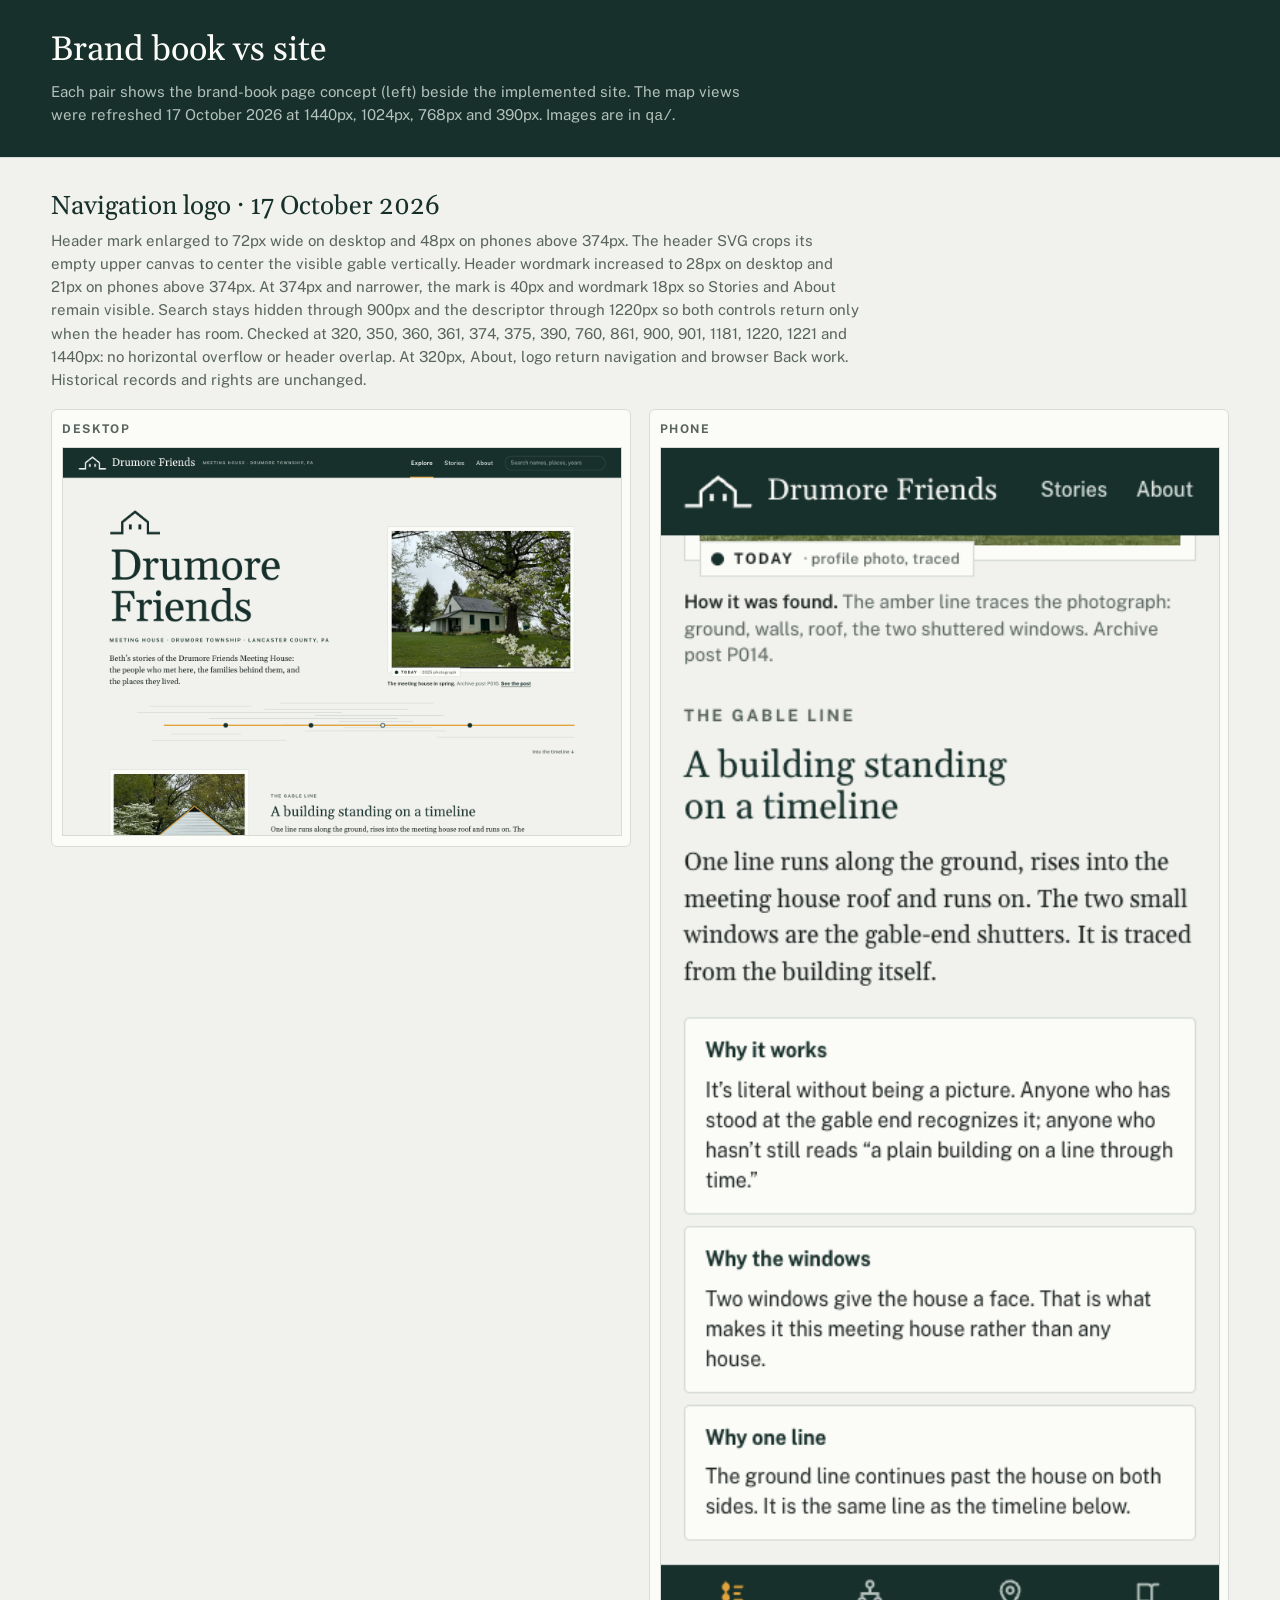
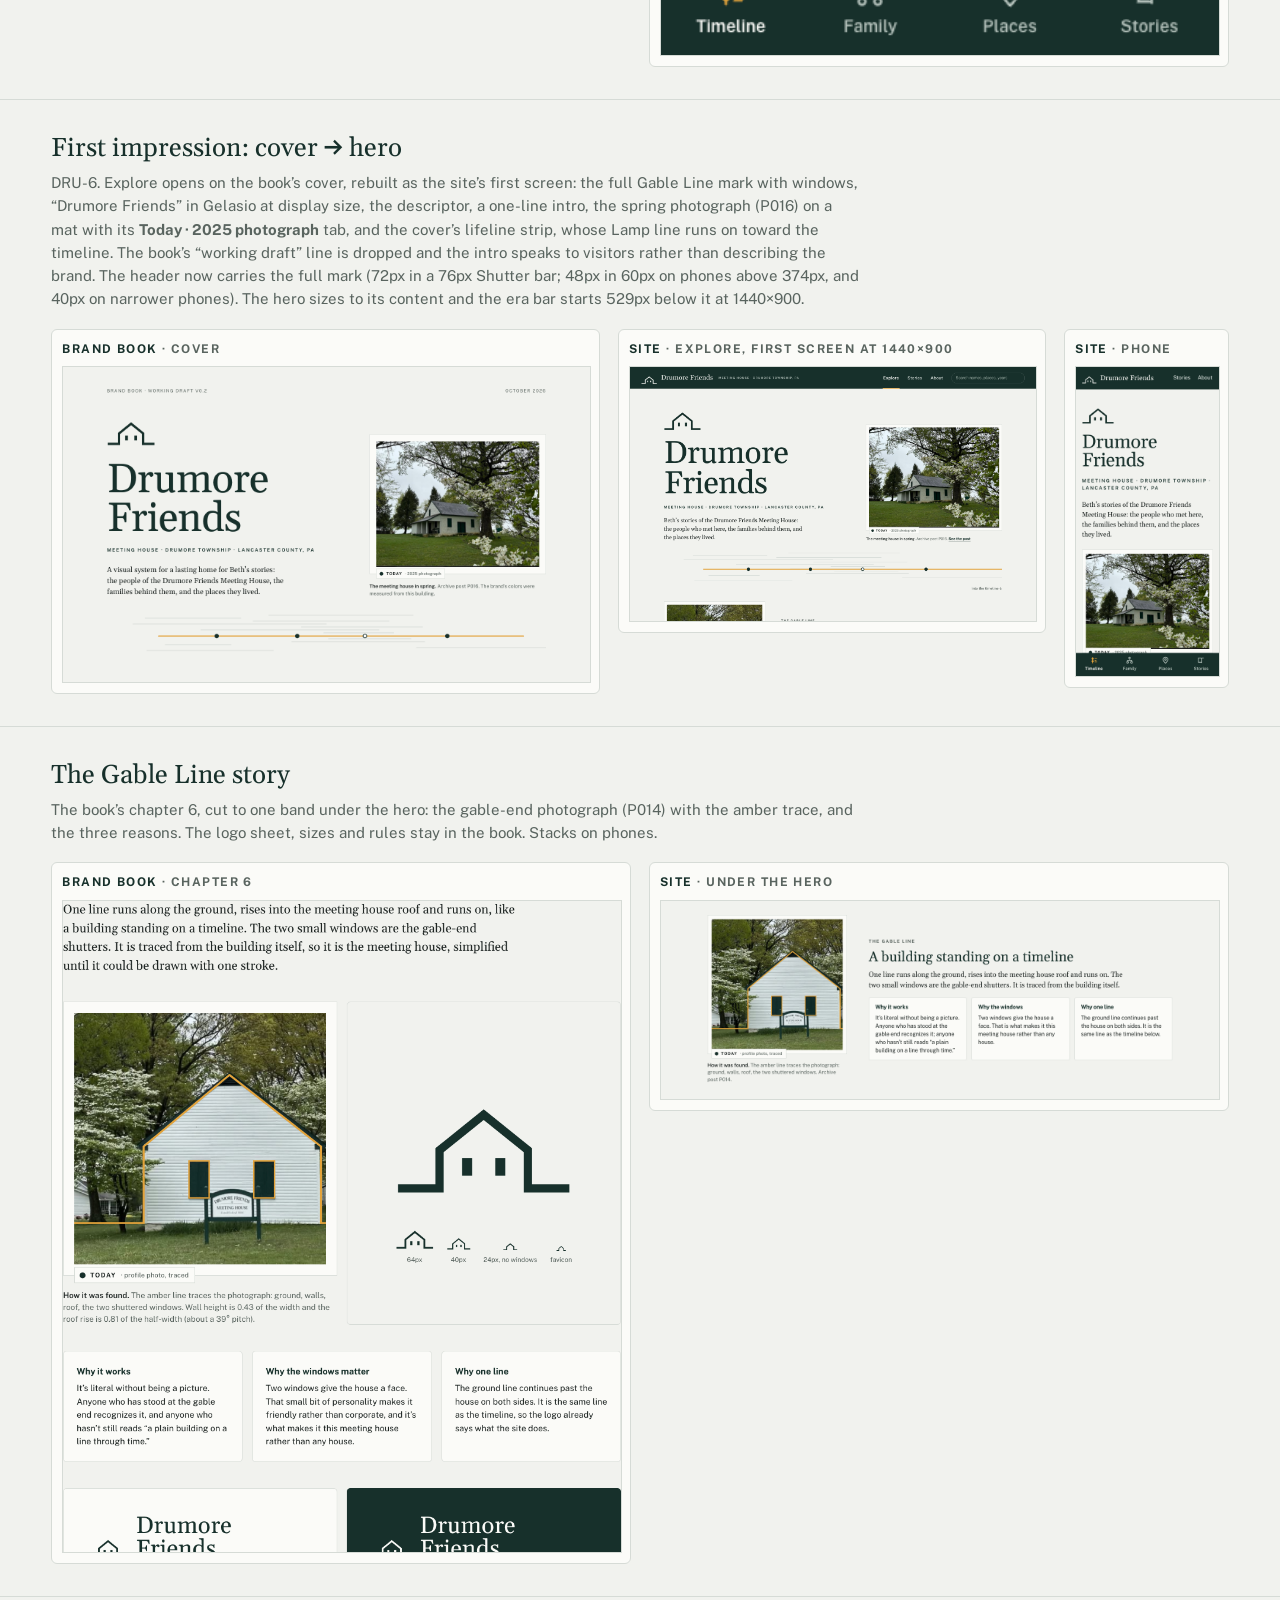
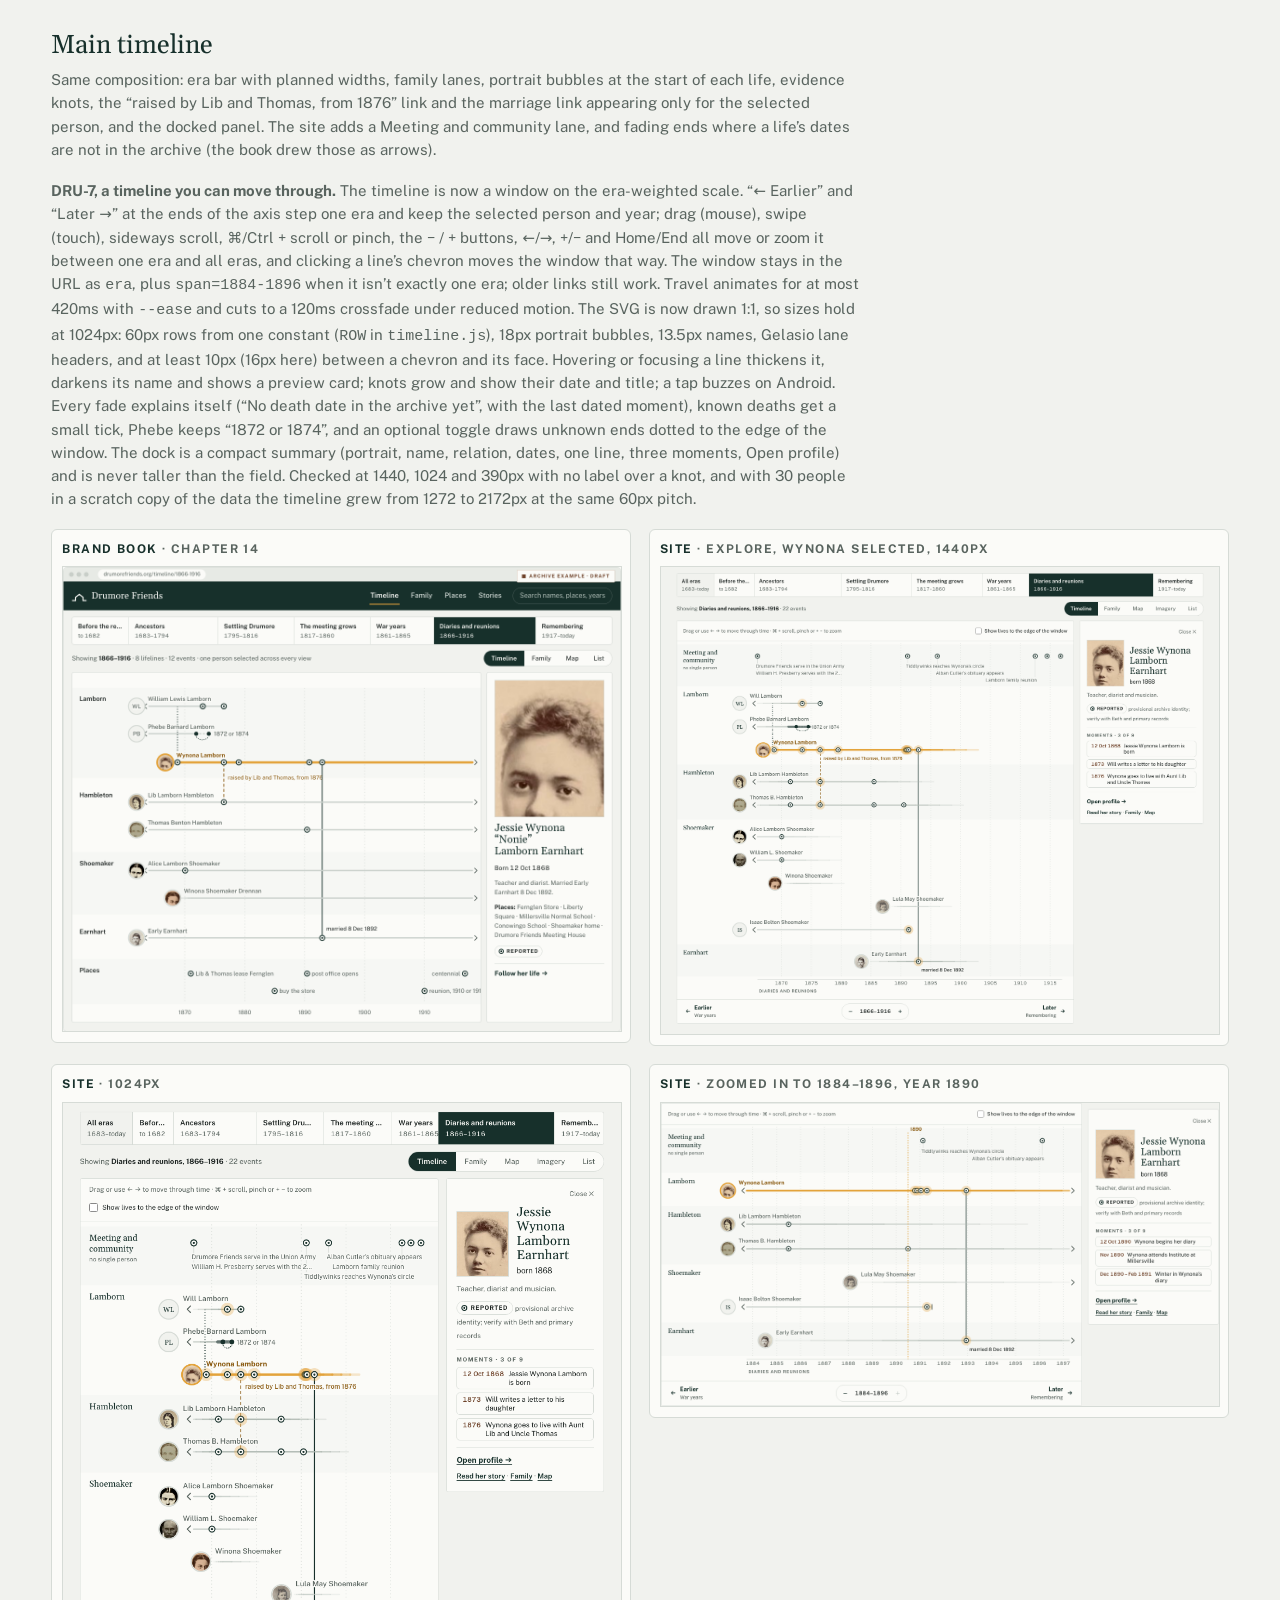
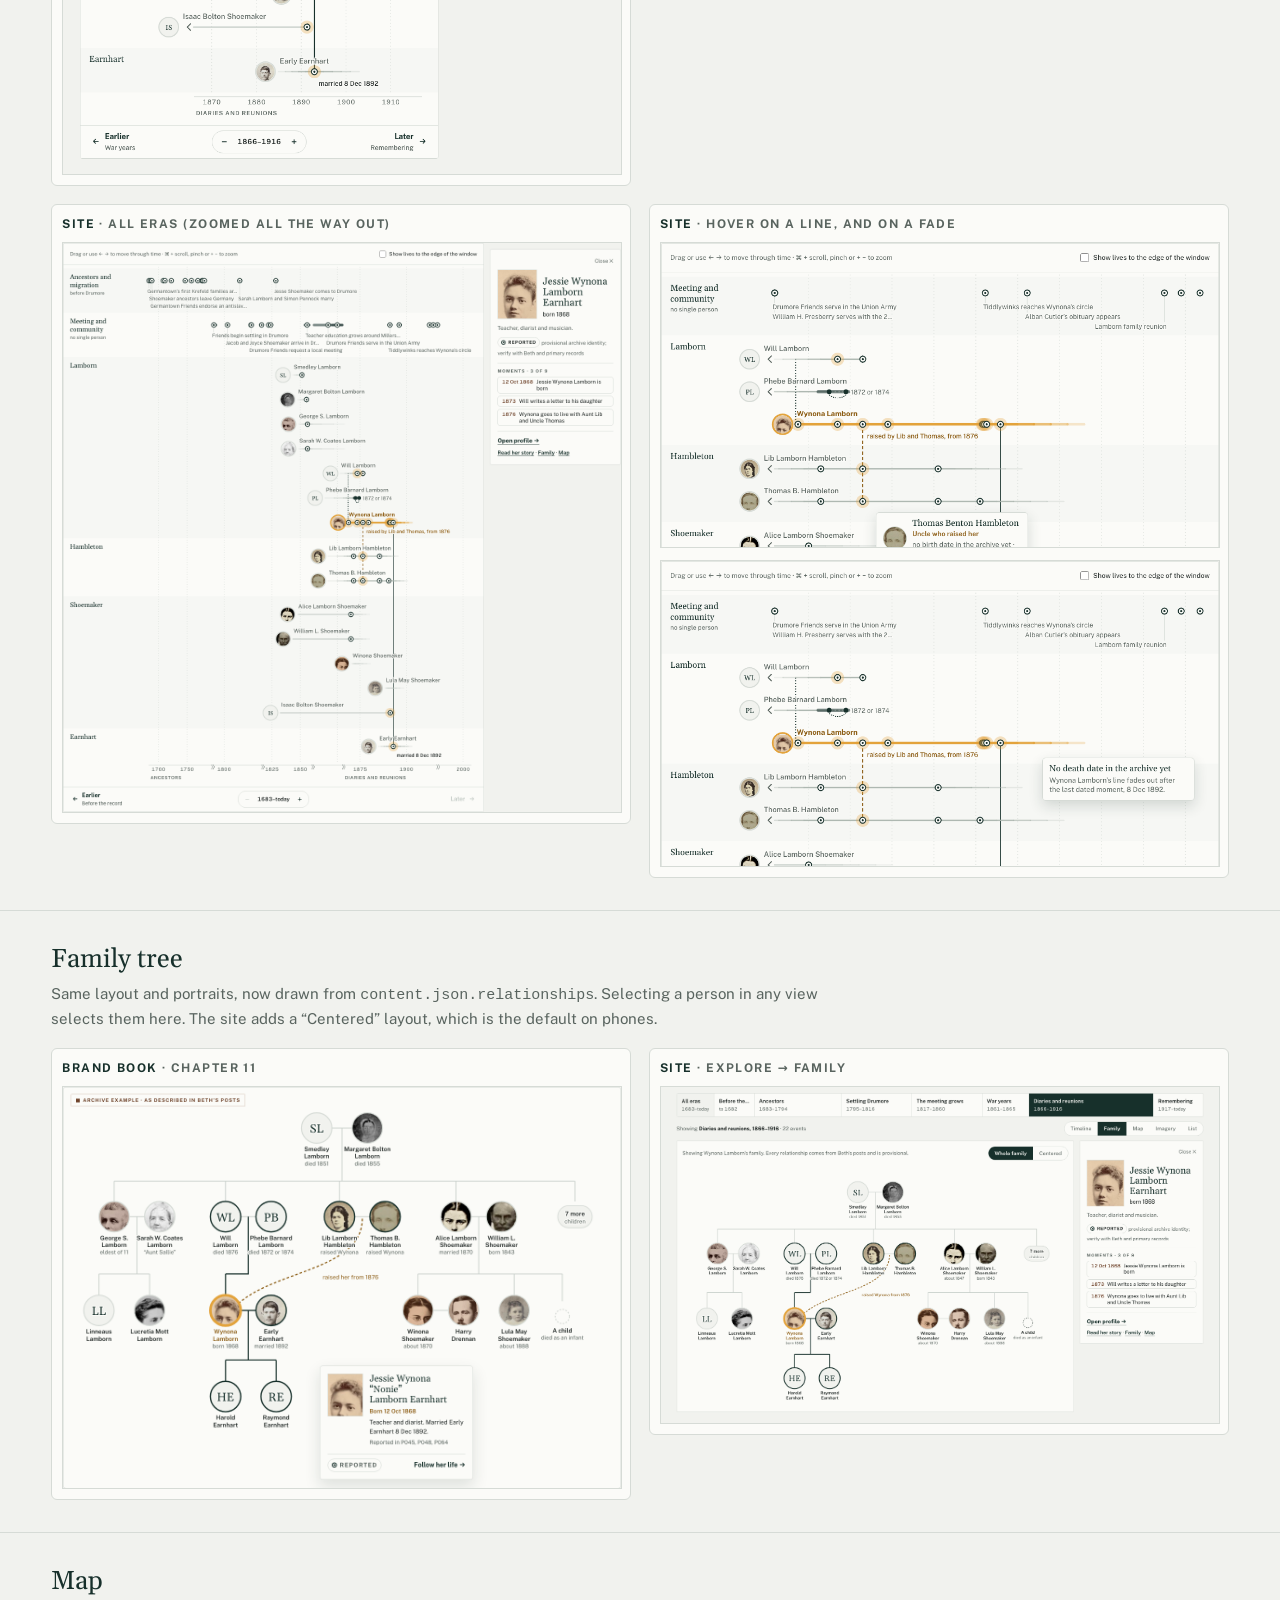
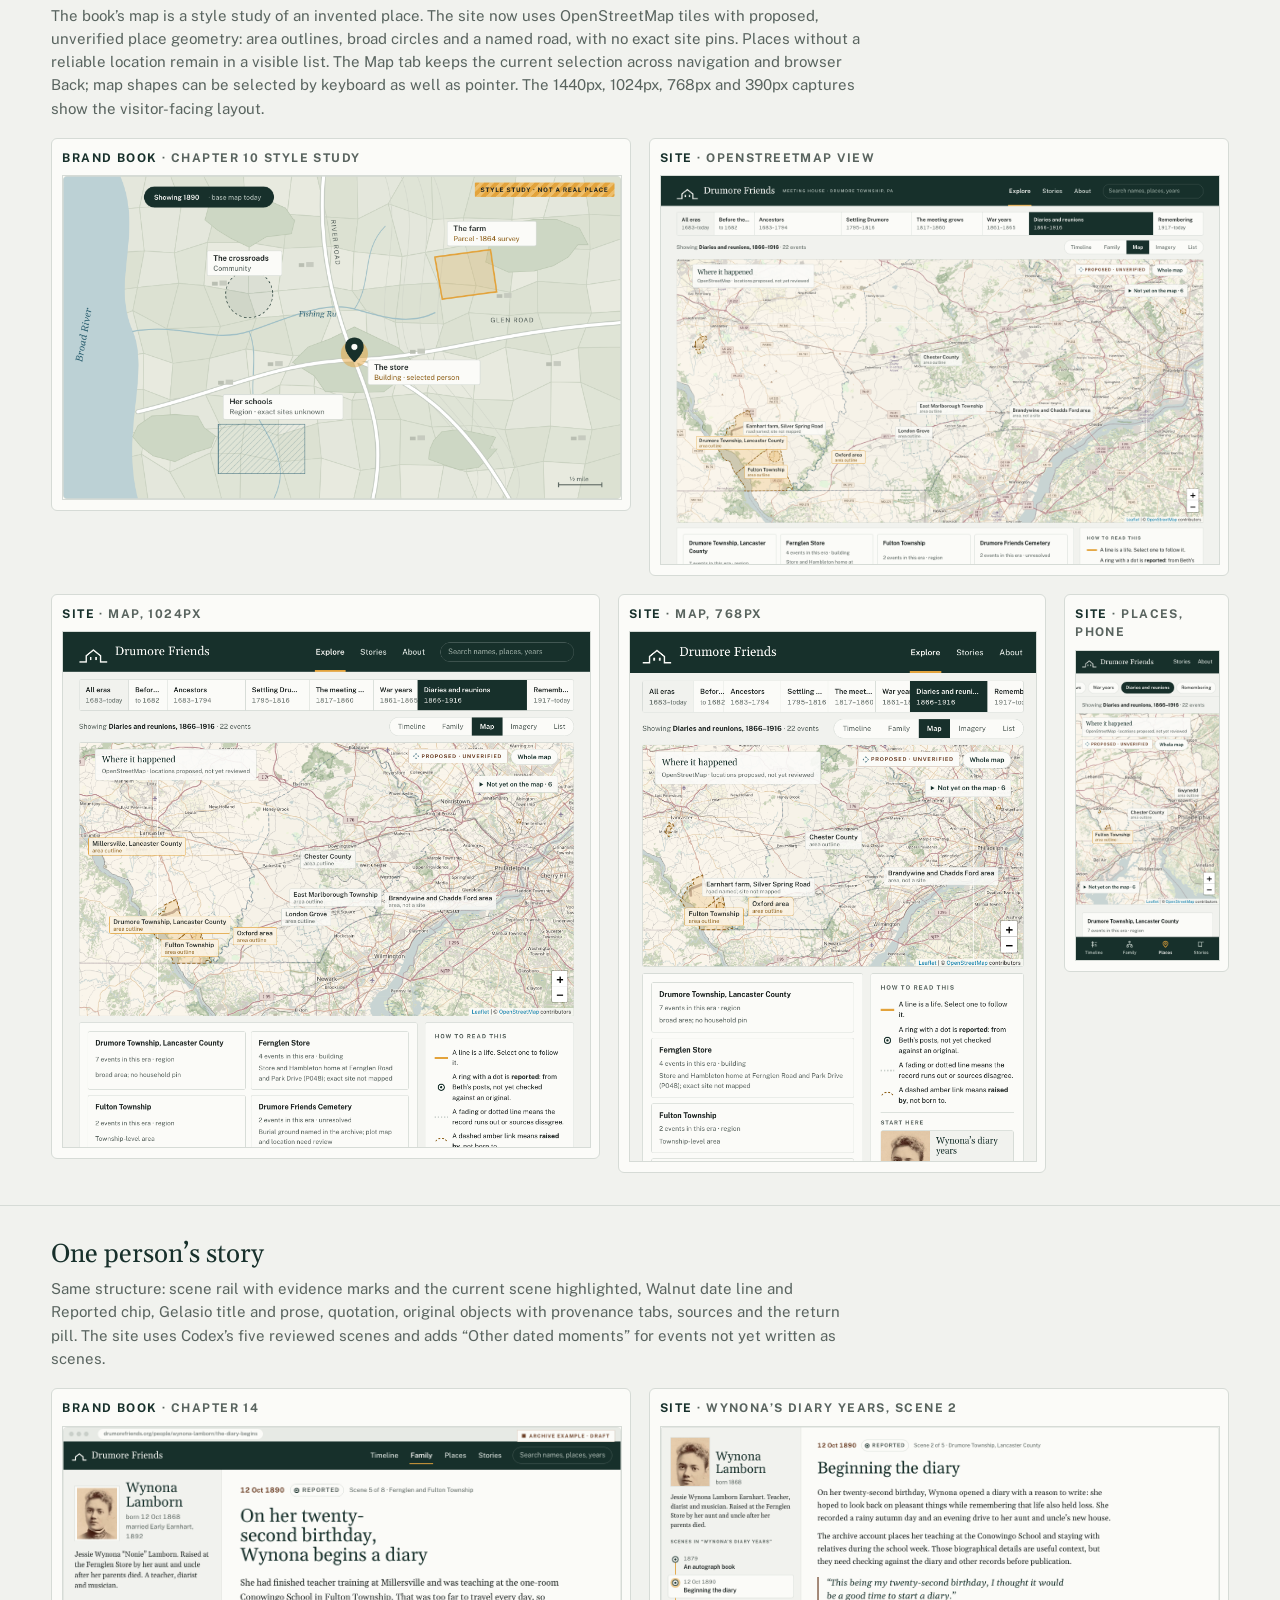
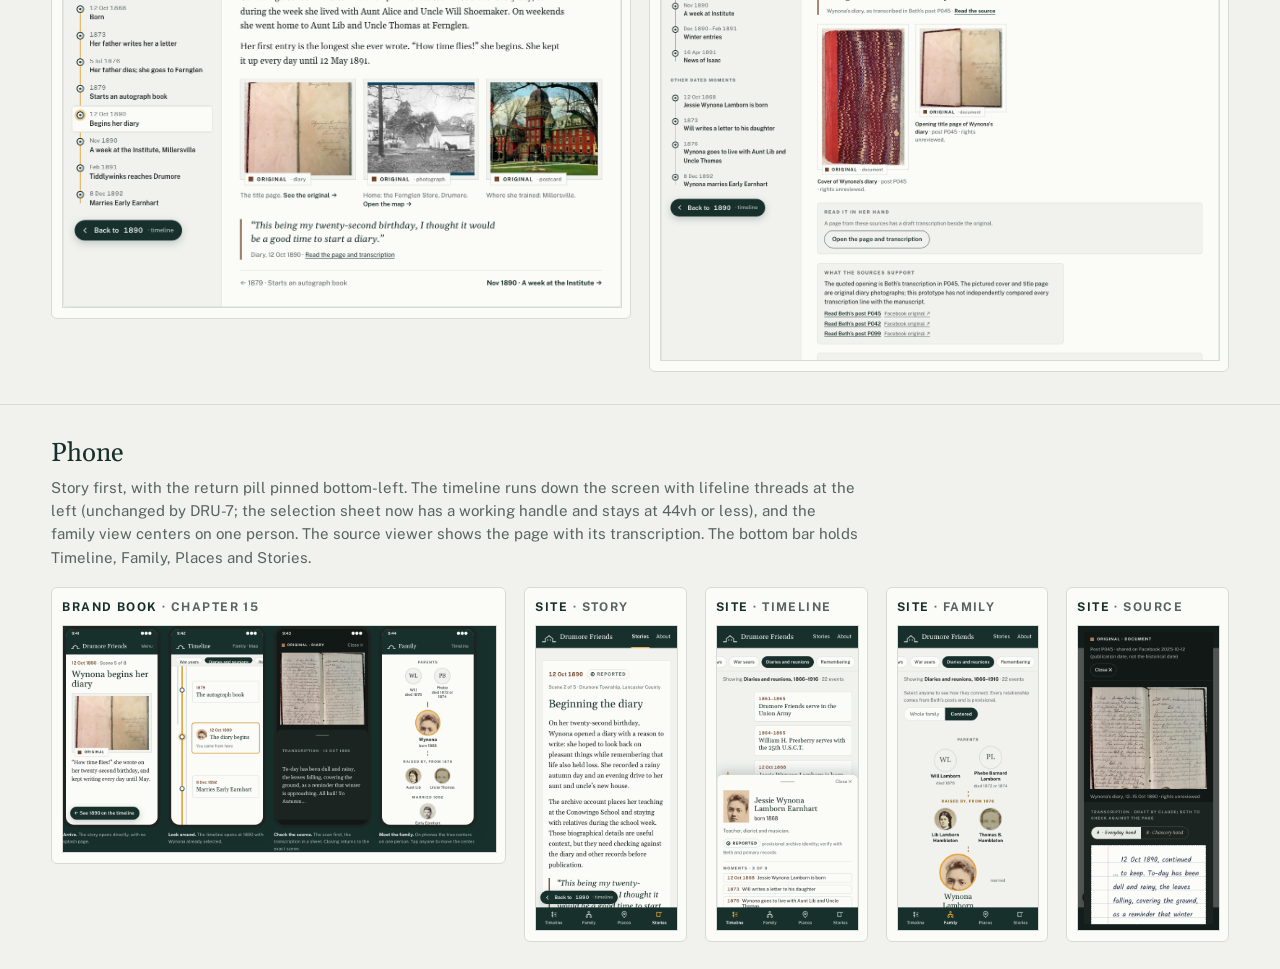
<file: docs/QA_COMPARISON.html>
<!doctype html>
<html lang="en"><head><meta charset="utf-8"><meta name="viewport" content="width=device-width, initial-scale=1">
<title>Drumore Friends · brand book vs site</title>
<link rel="stylesheet" href="https://fonts.googleapis.com/css2?family=Gelasio:wght@400&family=Public+Sans:wght@400;600;700&display=swap">
<style>
:root { --limewash:#F1F2EE; --plaster:#FBFBF8; --ink:#1C2321; --shutter:#17302B; --pewter:#59645F; --hair:#D6DBD6; --lamp:#E3A33B; }
body { margin:0; background:var(--limewash); color:var(--ink); font:15px/1.55 "Public Sans", system-ui, sans-serif; }
header { background:var(--shutter); color:var(--plaster); padding:28px max(16px, 4vw); }
header h1 { margin:0; font:400 34px "Gelasio", Georgia, serif; }
header p { margin:8px 0 0; color:#B4C1BB; max-width:80ch; }
section { padding:32px max(16px, 4vw); border-top:1px solid var(--hair); }
section h2 { font:400 26px "Gelasio", Georgia, serif; color:var(--shutter); margin:0 0 6px; }
.notes { max-width:90ch; color:var(--pewter); margin:0 0 18px; }
.pair { display:grid; grid-template-columns:repeat(2, minmax(0, 1fr)); gap:18px; align-items:start; }
.pair.phones { grid-template-columns: minmax(0, 1.4fr) repeat(4, minmax(0, .5fr)); }
.pair.three { grid-template-columns: minmax(0, 1fr) minmax(0, .78fr) minmax(0, .3fr); }
figure { margin:0; background:var(--plaster); border:1px solid var(--hair); border-radius:6px; padding:10px; }
figure img { width:100%; height:auto; display:block; border:1px solid var(--hair); }
figcaption { font-size:12px; font-weight:700; letter-spacing:.12em; text-transform:uppercase; color:var(--pewter); margin-bottom:8px; }
figcaption b { color:var(--shutter); }
@media (max-width: 900px) { .pair, .pair.phones, .pair.three { grid-template-columns: minmax(0, 1fr); } }
</style></head>
<body>
<header><h1>Brand book vs site</h1><p>Each pair shows the brand-book page concept (left) beside the implemented site. The map views were refreshed 17 October 2026 at 1440px, 1024px, 768px and 390px. Images are in <code>qa/</code>.</p></header>

<section><h2>Navigation logo · 17 October 2026</h2><p class="notes">Header mark enlarged to 72px wide on desktop and 48px on phones above 374px. The header SVG crops its empty upper canvas to center the visible gable vertically. Header wordmark increased to 28px on desktop and 21px on phones above 374px. At 374px and narrower, the mark is 40px and wordmark 18px so Stories and About remain visible. Search stays hidden through 900px and the descriptor through 1220px so both controls return only when the header has room. Checked at 320, 350, 360, 361, 374, 375, 390, 760, 861, 900, 901, 1181, 1220, 1221 and 1440px: no horizontal overflow or header overlap. At 320px, About, logo return navigation and browser Back work. Historical records and rights are unchanged.</p><div class="pair"><figure><figcaption>Desktop</figcaption><img src="qa/site-logo-1440.png" alt="Desktop header with enlarged meeting-house logo"></figure><figure><figcaption>Phone</figcaption><img src="qa/site-logo-390.png" alt="Phone header with enlarged meeting-house logo"></figure></div></section>
<section><h2>First impression: cover → hero</h2><p class="notes">DRU-6. Explore opens on the book’s cover, rebuilt as the site’s first screen: the full Gable Line mark with windows, “Drumore Friends” in Gelasio at display size, the descriptor, a one-line intro, the spring photograph (P016) on a mat with its <b>Today · 2025 photograph</b> tab, and the cover’s lifeline strip, whose Lamp line runs on toward the timeline. The book’s “working draft” line is dropped and the intro speaks to visitors rather than describing the brand. The header now carries the full mark (72px in a 76px Shutter bar; 48px in 60px on phones above 374px, and 40px on narrower phones). The hero sizes to its content and the era bar starts 529px below it at 1440×900.</p>
<div class="pair three"><figure><figcaption><b>Brand book</b> · cover</figcaption><img src="qa/book-cover.png" alt="Brand book cover"></figure><figure><figcaption><b>Site</b> · Explore, first screen at 1440×900</figcaption><img src="qa/site-hero.png" alt="Site hero at desktop width"></figure><figure><figcaption><b>Site</b> · phone</figcaption><img src="qa/site-phone-hero.png" alt="Site hero on a phone"></figure></div></section>

<section><h2>The Gable Line story</h2><p class="notes">The book’s chapter 6, cut to one band under the hero: the gable-end photograph (P014) with the amber trace, and the three reasons. The logo sheet, sizes and rules stay in the book. Stacks on phones.</p>
<div class="pair"><figure><figcaption><b>Brand book</b> · chapter 6</figcaption><img src="qa/book-gable.png" alt="Brand book chapter 6, the mark"></figure><figure><figcaption><b>Site</b> · under the hero</figcaption><img src="qa/site-gable.png" alt="Site Gable Line story band"></figure></div></section>

<section><h2>Main timeline</h2><p class="notes">Same composition: era bar with planned widths, family lanes, portrait bubbles at the start of each life, evidence knots, the “raised by Lib and Thomas, from 1876” link and the marriage link appearing only for the selected person, and the docked panel. The site adds a Meeting and community lane, and fading ends where a life’s dates are not in the archive (the book drew those as arrows).</p>
<p class="notes"><b>DRU-7, a timeline you can move through.</b> The timeline is now a window on the era-weighted scale. “← Earlier” and “Later →” at the ends of the axis step one era and keep the selected person and year; drag (mouse), swipe (touch), sideways scroll, ⌘/Ctrl + scroll or pinch, the − / + buttons, ←/→, +/− and Home/End all move or zoom it between one era and all eras, and clicking a line’s chevron moves the window that way. The window stays in the URL as <code>era</code>, plus <code>span=1884-1896</code> when it isn’t exactly one era; older links still work. Travel animates for at most 420ms with <code>--ease</code> and cuts to a 120ms crossfade under reduced motion. The SVG is now drawn 1:1, so sizes hold at 1024px: 60px rows from one constant (<code>ROW</code> in <code>timeline.js</code>), 18px portrait bubbles, 13.5px names, Gelasio lane headers, and at least 10px (16px here) between a chevron and its face. Hovering or focusing a line thickens it, darkens its name and shows a preview card; knots grow and show their date and title; a tap buzzes on Android. Every fade explains itself (“No death date in the archive yet”, with the last dated moment), known deaths get a small tick, Phebe keeps “1872 or 1874”, and an optional toggle draws unknown ends dotted to the edge of the window. The dock is a compact summary (portrait, name, relation, dates, one line, three moments, Open profile) and is never taller than the field. Checked at 1440, 1024 and 390px with no label over a knot, and with 30 people in a scratch copy of the data the timeline grew from 1272 to 2172px at the same 60px pitch.</p>
<div class="pair"><figure><figcaption><b>Brand book</b> · chapter 14</figcaption><img src="qa/book-timeline.png" alt="Brand book timeline mockup"></figure><figure><figcaption><b>Site</b> · Explore, Wynona selected, 1440px</figcaption><img src="qa/site-timeline.png" alt="Site Explore timeline with Wynona selected"></figure></div>
<div class="pair" style="margin-top:18px"><figure><figcaption><b>Site</b> · 1024px</figcaption><img src="qa/site-timeline-1024.png" alt="Site timeline at 1024px"></figure><figure><figcaption><b>Site</b> · zoomed in to 1884–1896, year 1890</figcaption><img src="qa/site-timeline-zoom.png" alt="Site timeline zoomed to 1884 to 1896"></figure></div>
<div class="pair" style="margin-top:18px"><figure><figcaption><b>Site</b> · All eras (zoomed all the way out)</figcaption><img src="qa/site-timeline-all.png" alt="Site timeline showing all eras"></figure><figure><figcaption><b>Site</b> · hover on a line, and on a fade</figcaption><img src="qa/site-timeline-hover.png" alt="Preview card on hovering Thomas Hambleton's line"><img src="qa/site-timeline-fade.png" alt="Hover label on Wynona's faded end: No death date in the archive yet" style="margin-top:12px"></figure></div></section>

<section><h2>Family tree</h2><p class="notes">Same layout and portraits, now drawn from <code>content.json.relationships</code>. Selecting a person in any view selects them here. The site adds a “Centered” layout, which is the default on phones.</p>
<div class="pair"><figure><figcaption><b>Brand book</b> · chapter 11</figcaption><img src="qa/book-family.png" alt="Brand book family tree"></figure><figure><figcaption><b>Site</b> · Explore → Family</figcaption><img src="qa/site-family.png" alt="Site family tree"></figure></div></section>

<section><h2>Map</h2><p class="notes">The book’s map is a style study of an invented place. The site now uses OpenStreetMap tiles with proposed, unverified place geometry: area outlines, broad circles and a named road, with no exact site pins. Places without a reliable location remain in a visible list. The Map tab keeps the current selection across navigation and browser Back; map shapes can be selected by keyboard as well as pointer. The 1440px, 1024px, 768px and 390px captures show the visitor-facing layout.</p>
<div class="pair"><figure><figcaption><b>Brand book</b> · chapter 10 style study</figcaption><img src="qa/book-map.png" alt="Brand book map style study"></figure><figure><figcaption><b>Site</b> · OpenStreetMap view</figcaption><img src="qa/site-map.png" alt="Site OpenStreetMap view with proposed place areas and an unmapped places list"></figure></div><div class="pair three" style="margin-top:18px"><figure><figcaption><b>Site</b> · Map, 1024px</figcaption><img src="qa/site-map-1024.png" alt="Site map at 1024px"></figure><figure><figcaption><b>Site</b> · Map, 768px</figcaption><img src="qa/site-map-768.png" alt="Site map at 768px"></figure><figure><figcaption><b>Site</b> · Places, phone</figcaption><img src="qa/site-phone-map.png" alt="Site map on a phone"></figure></div></section>

<section><h2>One person’s story</h2><p class="notes">Same structure: scene rail with evidence marks and the current scene highlighted, Walnut date line and Reported chip, Gelasio title and prose, quotation, original objects with provenance tabs, sources and the return pill. The site uses Codex’s five reviewed scenes and adds “Other dated moments” for events not yet written as scenes.</p>
<div class="pair"><figure><figcaption><b>Brand book</b> · chapter 14</figcaption><img src="qa/book-person.png" alt="Brand book person page"></figure><figure><figcaption><b>Site</b> · Wynona’s diary years, scene 2</figcaption><img src="qa/site-person.png" alt="Site story page"></figure></div></section>

<section><h2>Phone</h2><p class="notes">Story first, with the return pill pinned bottom-left. The timeline runs down the screen with lifeline threads at the left (unchanged by DRU-7; the selection sheet now has a working handle and stays at 44vh or less), and the family view centers on one person. The source viewer shows the page with its transcription. The bottom bar holds Timeline, Family, Places and Stories.</p>
<div class="pair phones"><figure><figcaption><b>Brand book</b> · chapter 15</figcaption><img src="qa/book-phones.png" alt="Brand book phone flow"></figure><figure><figcaption><b>Site</b> · story</figcaption><img src="qa/site-phone-story.png" alt="Site phone story"></figure><figure><figcaption><b>Site</b> · timeline</figcaption><img src="qa/site-phone-timeline.png" alt="Site phone timeline"></figure><figure><figcaption><b>Site</b> · family</figcaption><img src="qa/site-phone-family.png" alt="Site phone family"></figure><figure><figcaption><b>Site</b> · source</figcaption><img src="qa/site-phone-source.png" alt="Site phone source viewer"></figure></div></section>
</body></html>
</file>
